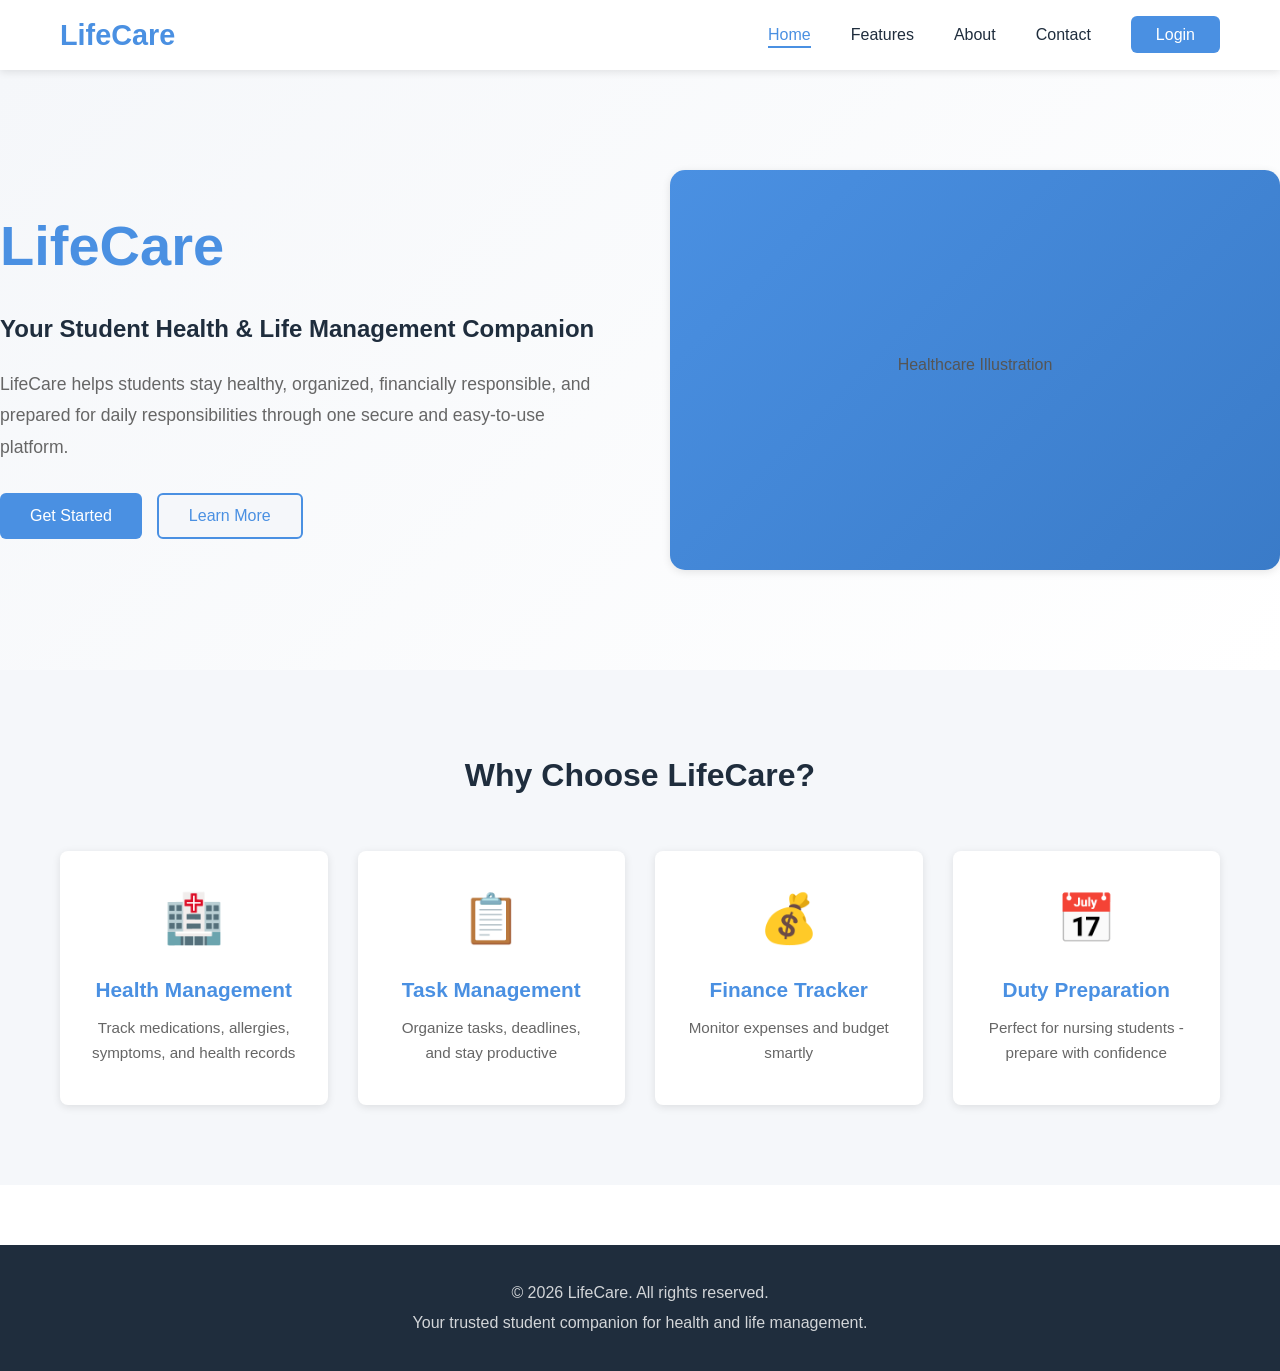
<file: index.html>
<!DOCTYPE html>
<html lang="en">
<head>
    <meta charset="UTF-8">
    <meta name="viewport" content="width=device-width, initial-scale=1.0">
    <title>LifeCare - Student Health & Life Management</title>
    <link rel="stylesheet" href="css/style.css">
    <link rel="stylesheet" href="css/navbar.css">
</head>
<body>
    <!-- NAVIGATION BAR -->
    <nav class="navbar">
        <div class="navbar-container">
            <div class="navbar-logo">
                <a href="index.html">LifeCare</a>
            </div>
            <ul class="navbar-menu">
                <li><a href="index.html" class="active">Home</a></li>
                <li><a href="features.html">Features</a></li>
                <li><a href="about.html">About</a></li>
                <li><a href="contact.html">Contact</a></li>
                <li><a href="dashboard.html" class="login-btn">Login</a></li>
            </ul>
        </div>
    </nav>

    <!-- HERO SECTION (HOME PAGE) -->
    <section class="hero">
        <div class="hero-container">
            <div class="hero-text">
                <h1>LifeCare</h1>
                <p class="hero-subtitle">Your Student Health & Life Management Companion</p>
                <p class="hero-description">
                    LifeCare helps students stay healthy, organized, financially responsible, 
                    and prepared for daily responsibilities through one secure and easy-to-use platform.
                </p>
                <div class="hero-buttons">
                    <button class="btn btn-primary">Get Started</button>
                    <button class="btn btn-secondary">Learn More</button>
                </div>
            </div>
            <div class="hero-image">
                <div class="placeholder-image">
                    <p>Healthcare Illustration</p>
                </div>
            </div>
        </div>
    </section>

    <!-- FEATURES PREVIEW SECTION -->
    <section class="features-preview">
        <div class="container">
            <h2>Why Choose LifeCare?</h2>
            <div class="features-grid">
                <div class="feature-card">
                    <div class="feature-icon">🏥</div>
                    <h3>Health Management</h3>
                    <p>Track medications, allergies, symptoms, and health records</p>
                </div>
                <div class="feature-card">
                    <div class="feature-icon">📋</div>
                    <h3>Task Management</h3>
                    <p>Organize tasks, deadlines, and stay productive</p>
                </div>
                <div class="feature-card">
                    <div class="feature-icon">💰</div>
                    <h3>Finance Tracker</h3>
                    <p>Monitor expenses and budget smartly</p>
                </div>
                <div class="feature-card">
                    <div class="feature-icon">📅</div>
                    <h3>Duty Preparation</h3>
                    <p>Perfect for nursing students - prepare with confidence</p>
                </div>
            </div>
        </div>
    </section>

    <!-- FOOTER -->
    <footer class="footer">
        <div class="footer-content">
            <p>&copy; 2026 LifeCare. All rights reserved.</p>
            <p>Your trusted student companion for health and life management.</p>
        </div>
    </footer>

    <script src="js/script.js"></script>
</body>
</html>
</file>
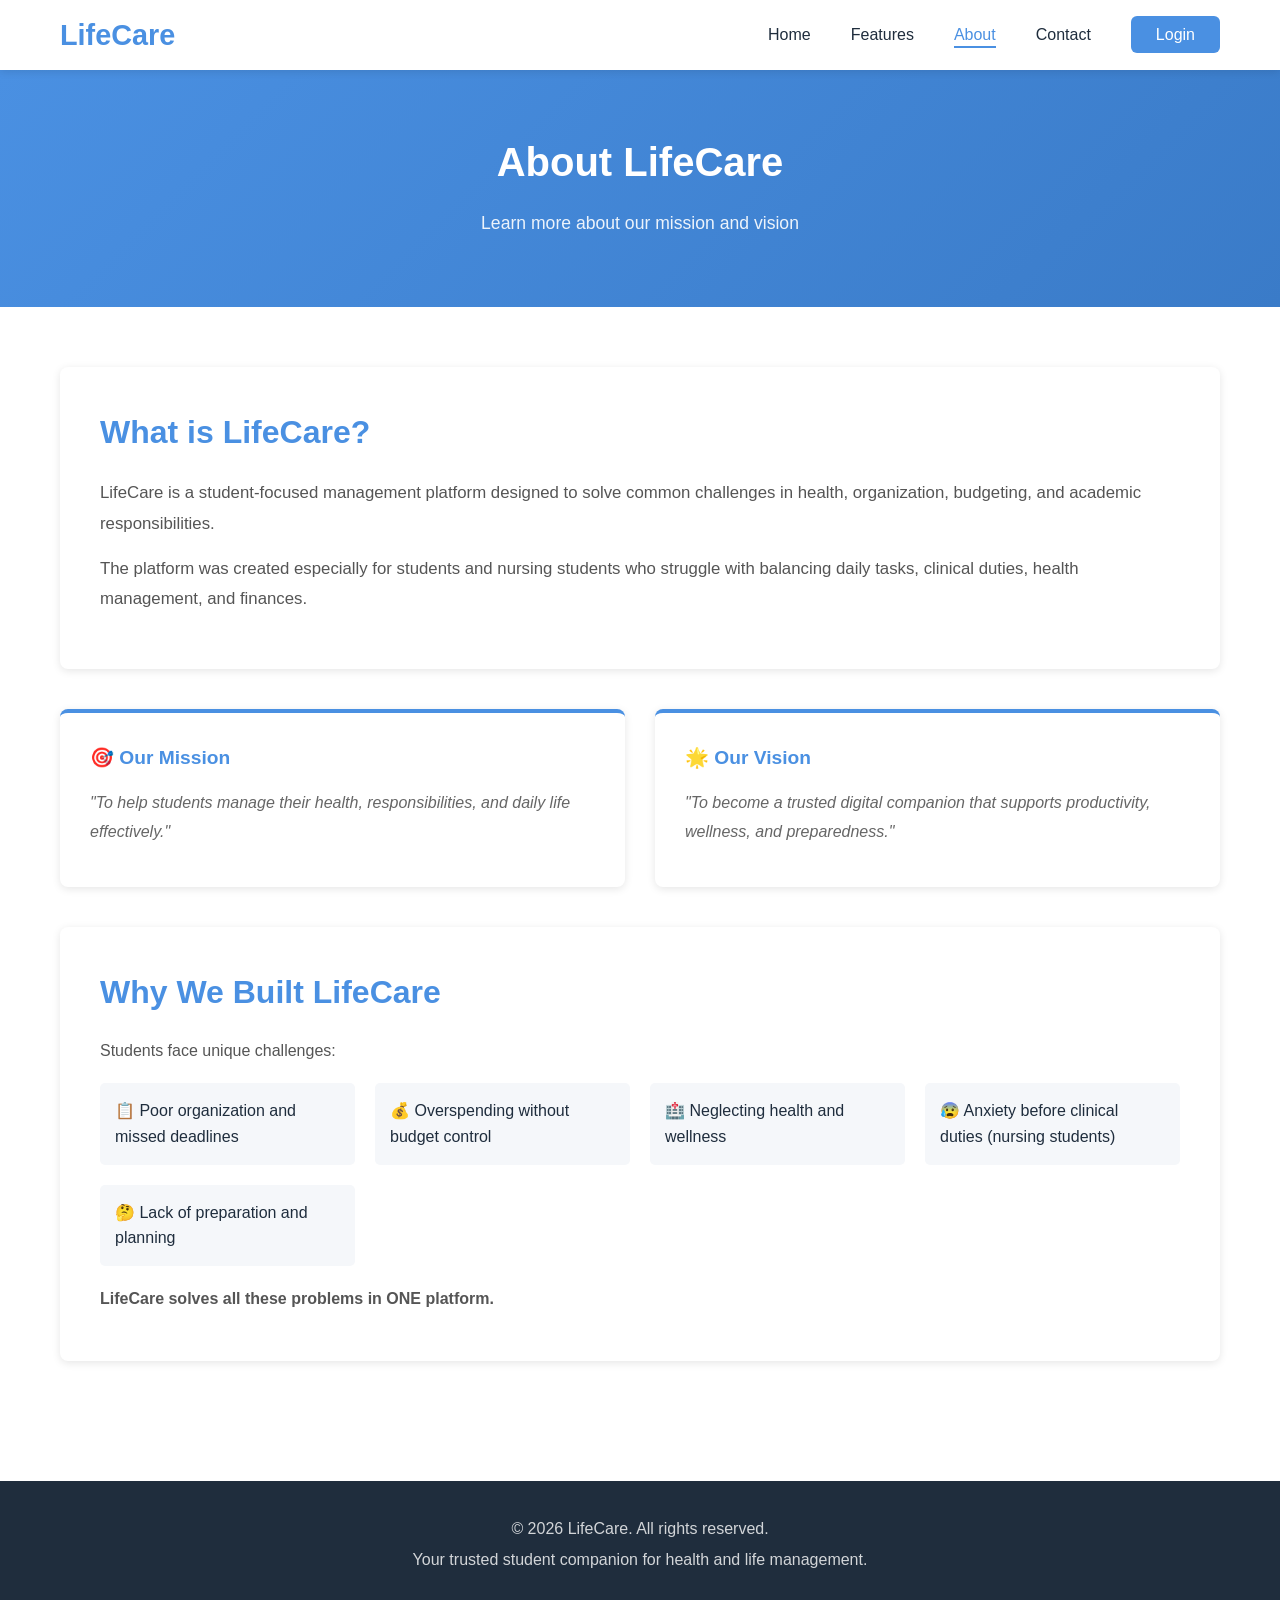
<file: about.html>
<!DOCTYPE html>
<html lang="en">
<head>
    <meta charset="UTF-8">
    <meta name="viewport" content="width=device-width, initial-scale=1.0">
    <title>About - LifeCare</title>
    <link rel="stylesheet" href="css/style.css">
    <link rel="stylesheet" href="css/navbar.css">
</head>
<body>
    <!-- NAVIGATION BAR -->
    <nav class="navbar">
        <div class="navbar-container">
            <div class="navbar-logo">
                <a href="index.html">LifeCare</a>
            </div>
            <ul class="navbar-menu">
                <li><a href="index.html">Home</a></li>
                <li><a href="features.html">Features</a></li>
                <li><a href="about.html" class="active">About</a></li>
                <li><a href="contact.html">Contact</a></li>
                <li><a href="dashboard.html" class="login-btn">Login</a></li>
            </ul>
        </div>
    </nav>

    <!-- ABOUT PAGE CONTENT -->
    <section class="page-header">
        <h1>About LifeCare</h1>
        <p>Learn more about our mission and vision</p>
    </section>

    <section class="about-section">
        <div class="container">
            
            <div class="about-content">
                <h2>What is LifeCare?</h2>
                <p>
                    LifeCare is a student-focused management platform designed to solve common challenges in health, 
                    organization, budgeting, and academic responsibilities.
                </p>
                <p>
                    The platform was created especially for students and nursing students who struggle with balancing 
                    daily tasks, clinical duties, health management, and finances.
                </p>
            </div>

            <div class="about-cards">
                <div class="about-card">
                    <h3>🎯 Our Mission</h3>
                    <p>"To help students manage their health, responsibilities, and daily life effectively."</p>
                </div>
                <div class="about-card">
                    <h3>🌟 Our Vision</h3>
                    <p>"To become a trusted digital companion that supports productivity, wellness, and preparedness."</p>
                </div>
            </div>

            <div class="about-values">
                <h2>Why We Built LifeCare</h2>
                <p>Students face unique challenges:</p>
                <ul class="values-list">
                    <li>📋 Poor organization and missed deadlines</li>
                    <li>💰 Overspending without budget control</li>
                    <li>🏥 Neglecting health and wellness</li>
                    <li>😰 Anxiety before clinical duties (nursing students)</li>
                    <li>🤔 Lack of preparation and planning</li>
                </ul>
                <p style="margin-top: 20px; font-weight: bold;">
                    LifeCare solves all these problems in ONE platform.
                </p>
            </div>

        </div>
    </section>

    <!-- FOOTER -->
    <footer class="footer">
        <div class="footer-content">
            <p>&copy; 2026 LifeCare. All rights reserved.</p>
            <p>Your trusted student companion for health and life management.</p>
        </div>
    </footer>

    <script src="js/script.js"></script>
</body>
</html>
</file>
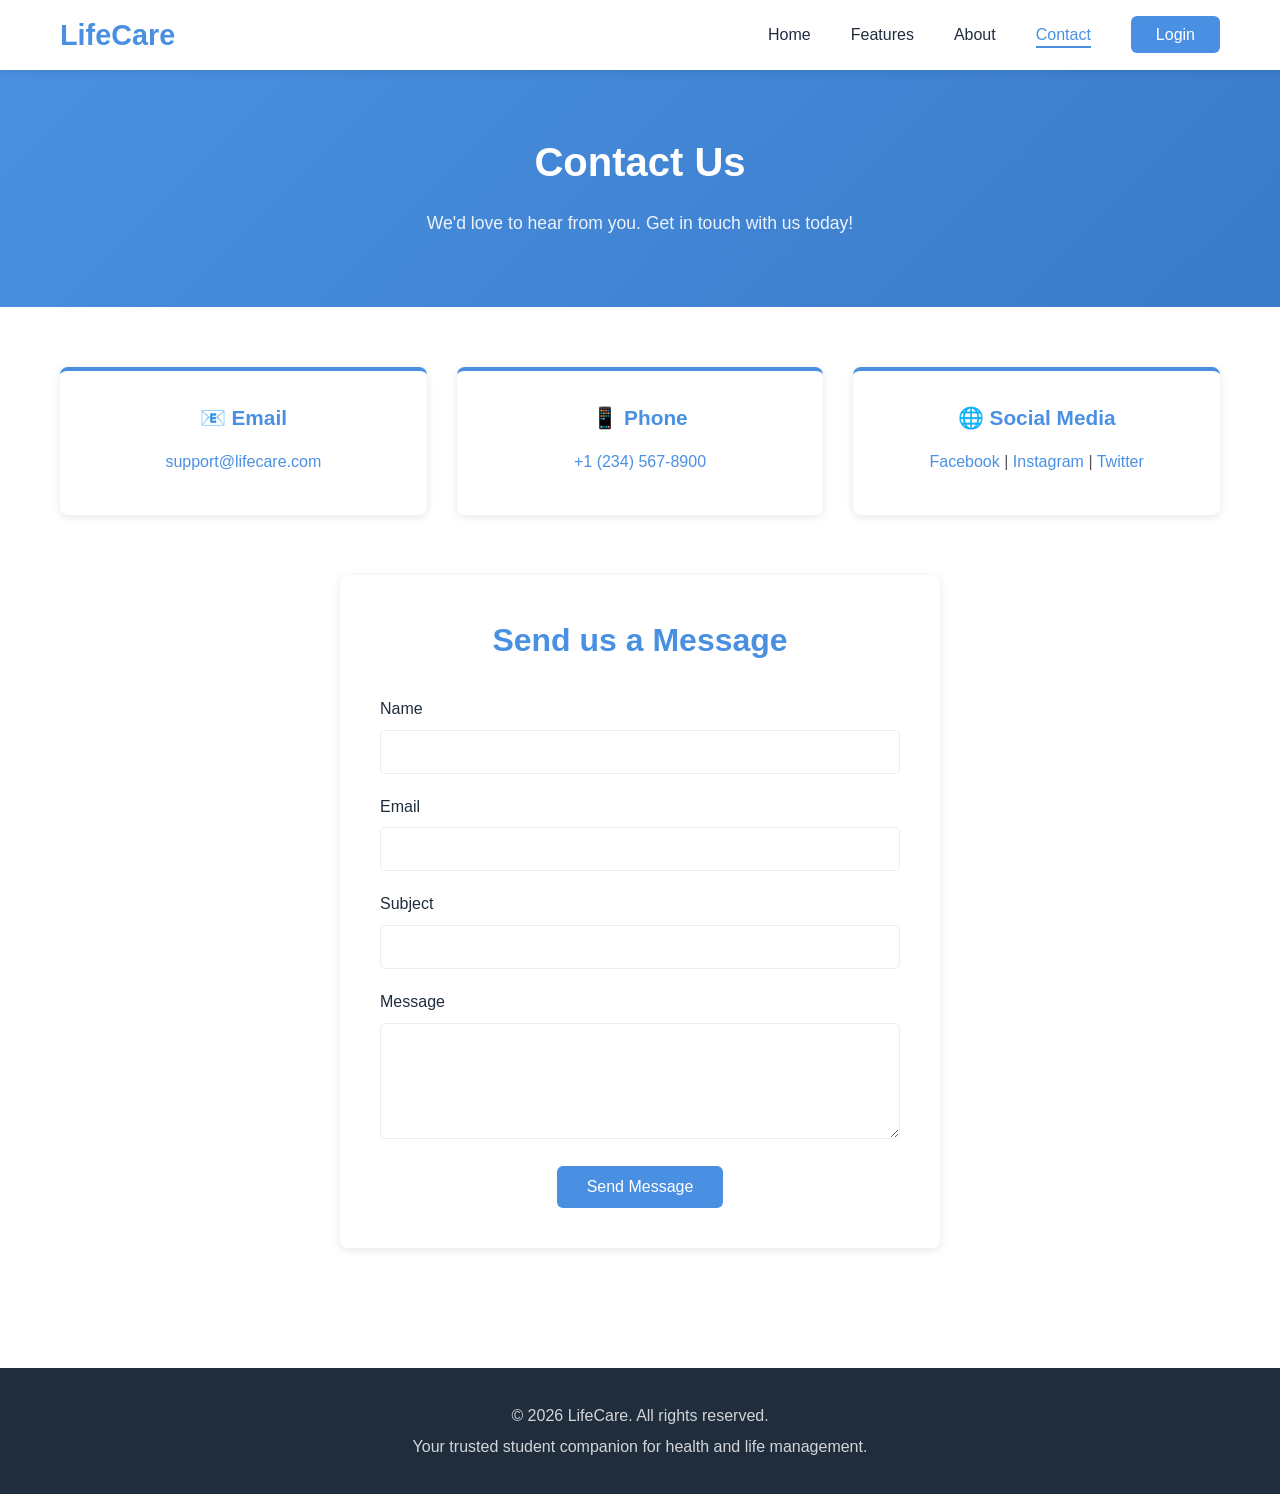
<file: contact.html>
<!DOCTYPE html>
<html lang="en">
<head>
    <meta charset="UTF-8">
    <meta name="viewport" content="width=device-width, initial-scale=1.0">
    <title>Contact - LifeCare</title>
    <link rel="stylesheet" href="css/style.css">
    <link rel="stylesheet" href="css/navbar.css">
</head>
<body>
    <!-- NAVIGATION BAR -->
    <nav class="navbar">
        <div class="navbar-container">
            <div class="navbar-logo">
                <a href="index.html">LifeCare</a>
            </div>
            <ul class="navbar-menu">
                <li><a href="index.html">Home</a></li>
                <li><a href="features.html">Features</a></li>
                <li><a href="about.html">About</a></li>
                <li><a href="contact.html" class="active">Contact</a></li>
                <li><a href="dashboard.html" class="login-btn">Login</a></li>
            </ul>
        </div>
    </nav>

    <!-- CONTACT PAGE CONTENT -->
    <section class="page-header">
        <h1>Contact Us</h1>
        <p>We'd love to hear from you. Get in touch with us today!</p>
    </section>

    <section class="contact-section">
        <div class="container">
            
            <div class="contact-info">
                <div class="info-card">
                    <h3>📧 Email</h3>
                    <p><a href="mailto:support@lifecare.com">support@lifecare.com</a></p>
                </div>
                <div class="info-card">
                    <h3>📱 Phone</h3>
                    <p><a href="tel:+1234567890">+1 (234) 567-8900</a></p>
                </div>
                <div class="info-card">
                    <h3>🌐 Social Media</h3>
                    <p>
                        <a href="#">Facebook</a> | 
                        <a href="#">Instagram</a> | 
                        <a href="#">Twitter</a>
                    </p>
                </div>
            </div>

            <!-- CONTACT FORM -->
            <div class="contact-form-container">
                <h2>Send us a Message</h2>
                <form class="contact-form" id="contactForm">
                    <div class="form-group">
                        <label for="name">Name</label>
                        <input type="text" id="name" name="name" required>
                    </div>

                    <div class="form-group">
                        <label for="email">Email</label>
                        <input type="email" id="email" name="email" required>
                    </div>

                    <div class="form-group">
                        <label for="subject">Subject</label>
                        <input type="text" id="subject" name="subject" required>
                    </div>

                    <div class="form-group">
                        <label for="message">Message</label>
                        <textarea id="message" name="message" rows="5" required></textarea>
                    </div>

                    <button type="submit" class="btn btn-primary">Send Message</button>
                </form>
            </div>

        </div>
    </section>

    <!-- FOOTER -->
    <footer class="footer">
        <div class="footer-content">
            <p>&copy; 2026 LifeCare. All rights reserved.</p>
            <p>Your trusted student companion for health and life management.</p>
        </div>
    </footer>

    <script src="js/script.js"></script>
</body>
</html>
</file>
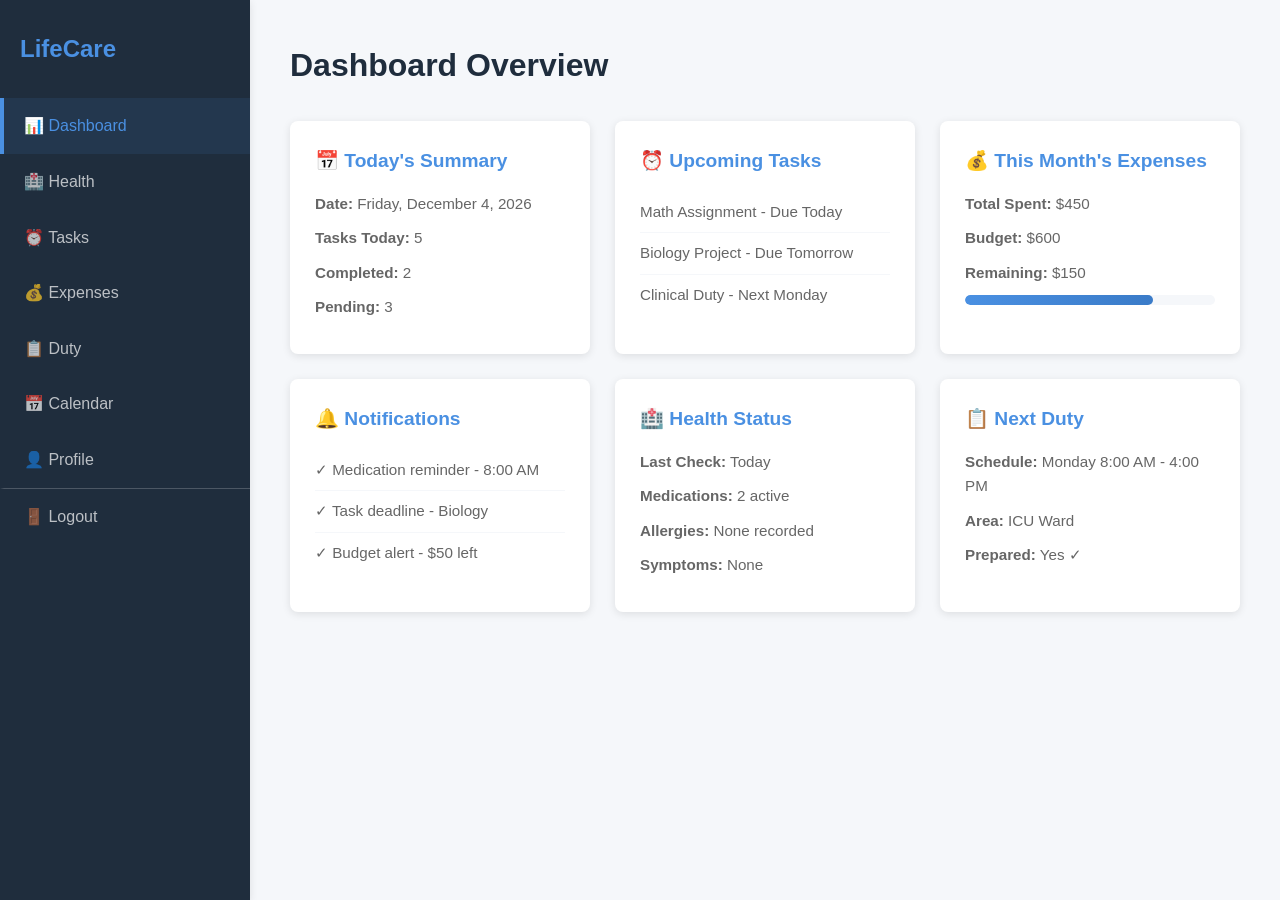
<file: dashboard.html>
<!DOCTYPE html>
<html lang="en">
<head>
    <meta charset="UTF-8">
    <meta name="viewport" content="width=device-width, initial-scale=1.0">
    <title>Dashboard - LifeCare</title>
    <link rel="stylesheet" href="css/style.css">
    <link rel="stylesheet" href="css/dashboard.css">
</head>
<body>
    <div class="dashboard-container">
        
        <!-- SIDEBAR NAVIGATION -->
        <aside class="sidebar">
            <div class="sidebar-header">
                <h2>LifeCare</h2>
            </div>
            <nav class="sidebar-nav">
                <a href="#" class="nav-item active" onclick="showSection('dashboard-overview')">📊 Dashboard</a>
                <a href="#" class="nav-item" onclick="showSection('health')">🏥 Health</a>
                <a href="#" class="nav-item" onclick="showSection('tasks')">⏰ Tasks</a>
                <a href="#" class="nav-item" onclick="showSection('expenses')">💰 Expenses</a>
                <a href="#" class="nav-item" onclick="showSection('duty')">📋 Duty</a>
                <a href="#" class="nav-item" onclick="showSection('calendar')">📅 Calendar</a>
                <a href="#" class="nav-item" onclick="showSection('profile')">👤 Profile</a>
                <a href="index.html" class="nav-item logout">🚪 Logout</a>
            </nav>
        </aside>

        <!-- MAIN CONTENT -->
        <main class="dashboard-content">
            
            <!-- DASHBOARD OVERVIEW -->
            <section id="dashboard-overview" class="content-section active">
                <h1>Dashboard Overview</h1>
                <div class="dashboard-grid">
                    
                    <!-- Daily Summary Card -->
                    <div class="card">
                        <h3>📅 Today's Summary</h3>
                        <p><strong>Date:</strong> <span id="today-date"></span></p>
                        <p><strong>Tasks Today:</strong> 5</p>
                        <p><strong>Completed:</strong> 2</p>
                        <p><strong>Pending:</strong> 3</p>
                    </div>

                    <!-- Upcoming Tasks Card -->
                    <div class="card">
                        <h3>⏰ Upcoming Tasks</h3>
                        <ul>
                            <li>Math Assignment - Due Today</li>
                            <li>Biology Project - Due Tomorrow</li>
                            <li>Clinical Duty - Next Monday</li>
                        </ul>
                    </div>

                    <!-- Expense Overview Card -->
                    <div class="card">
                        <h3>💰 This Month's Expenses</h3>
                        <p><strong>Total Spent:</strong> $450</p>
                        <p><strong>Budget:</strong> $600</p>
                        <p><strong>Remaining:</strong> $150</p>
                        <div class="progress-bar">
                            <div class="progress" style="width: 75%"></div>
                        </div>
                    </div>

                    <!-- Notifications Card -->
                    <div class="card">
                        <h3>🔔 Notifications</h3>
                        <ul>
                            <li>✓ Medication reminder - 8:00 AM</li>
                            <li>✓ Task deadline - Biology</li>
                            <li>✓ Budget alert - $50 left</li>
                        </ul>
                    </div>

                    <!-- Health Status Card -->
                    <div class="card">
                        <h3>🏥 Health Status</h3>
                        <p><strong>Last Check:</strong> Today</p>
                        <p><strong>Medications:</strong> 2 active</p>
                        <p><strong>Allergies:</strong> None recorded</p>
                        <p><strong>Symptoms:</strong> None</p>
                    </div>

                    <!-- Duty Schedule Card -->
                    <div class="card">
                        <h3>📋 Next Duty</h3>
                        <p><strong>Schedule:</strong> Monday 8:00 AM - 4:00 PM</p>
                        <p><strong>Area:</strong> ICU Ward</p>
                        <p><strong>Prepared:</strong> Yes ✓</p>
                    </div>

                </div>
            </section>

            <!-- HEALTH SECTION -->
            <section id="health" class="content-section">
                <h1>🏥 Health Management</h1>
                <div class="dashboard-grid">
                    <div class="card">
                        <h3>Medical History</h3>
                        <p>No medical conditions recorded</p>
                        <button class="btn btn-primary">Add Record</button>
                    </div>
                    <div class="card">
                        <h3>Medications</h3>
                        <ul>
                            <li>Vitamin C - Daily</li>
                            <li>Multivitamin - Daily</li>
                        </ul>
                        <button class="btn btn-primary">Add Medication</button>
                    </div>
                    <div class="card">
                        <h3>Allergies</h3>
                        <p>No allergies recorded</p>
                        <button class="btn btn-primary">Add Allergy</button>
                    </div>
                    <div class="card">
                        <h3>Symptoms Tracker</h3>
                        <p>No symptoms reported today</p>
                        <button class="btn btn-primary">Log Symptom</button>
                    </div>
                </div>
            </section>

            <!-- TASKS SECTION -->
            <section id="tasks" class="content-section">
                <h1>⏰ Task & Time Management</h1>
                <div class="task-container">
                    <div class="card">
                        <h3>Add New Task</h3>
                        <form id="taskForm">
                            <input type="text" placeholder="Task title" required>
                            <input type="date" required>
                            <select required>
                                <option>Low Priority</option>
                                <option>Medium Priority</option>
                                <option>High Priority</option>
                            </select>
                            <button type="submit" class="btn btn-primary">Add Task</button>
                        </form>
                    </div>
                    
                    <div class="card">
                        <h3>Your Tasks</h3>
                        <ul>
                            <li>✓ Study Math Chapter 5 - High Priority</li>
                            <li>⏳ Complete Biology Assignment - Medium Priority</li>
                            <li>📋 Prepare Clinical Duty Checklist - High Priority</li>
                            <li>⏳ Read Course Materials - Low Priority</li>
                        </ul>
                    </div>
                </div>
            </section>

            <!-- EXPENSES SECTION -->
            <section id="expenses" class="content-section">
                <h1>💰 Financial Tracker</h1>
                <div class="expenses-container">
                    <div class="card">
                        <h3>Add Expense</h3>
                        <form id="expenseForm">
                            <input type="text" placeholder="Description" required>
                            <input type="number" placeholder="Amount" required>
                            <select required>
                                <option>Food</option>
                                <option>Shopping</option>
                                <option>Games</option>
                                <option>Transport</option>
                                <option>Other</option>
                            </select>
                            <button type="submit" class="btn btn-primary">Add Expense</button>
                        </form>
                    </div>

                    <div class="card">
                        <h3>Budget Overview</h3>
                        <p><strong>Total Budget:</strong> $600</p>
                        <p><strong>Spent:</strong> $450</p>
                        <p><strong>Remaining:</strong> $150</p>
                        <div class="progress-bar">
                            <div class="progress" style="width: 75%"></div>
                        </div>
                    </div>

                    <div class="card">
                        <h3>Recent Expenses</h3>
                        <ul>
                            <li>Lunch - $12 (Food)</li>
                            <li>Books - $45 (Shopping)</li>
                            <li>Bus Fare - $8 (Transport)</li>
                            <li>Coffee - $5 (Food)</li>
                        </ul>
                    </div>
                </div>
            </section>

            <!-- DUTY SECTION -->
            <section id="duty" class="content-section">
                <h1>📋 Duty Preparation</h1>
                <div class="duty-container">
                    <div class="card">
                        <h3>Next Duty Schedule</h3>
                        <p><strong>Date:</strong> Monday, May 5, 2026</p>
                        <p><strong>Time:</strong> 8:00 AM - 4:00 PM</p>
                        <p><strong>Location:</strong> ICU Ward - Room 301</p>
                        <p><strong>Supervisor:</strong> Dr. Sarah Johnson</p>
                    </div>

                    <div class="card">
                        <h3>Duty Checklist</h3>
                        <ul>
                            <li>✓ Uniform and ID Card</li>
                            <li>✓ Medical Notes</li>
                            <li>✓ Stethoscope</li>
                            <li>✓ Pen and Notepad</li>
                            <li>⏳ Review Hospital Protocols</li>
                        </ul>
                        <button class="btn btn-primary">Mark as Prepared</button>
                    </div>

                    <div class="card">
                        <h3>Confidence Tips</h3>
                        <ul>
                            <li>📌 Review common procedures</li>
                            <li>📌 Get good sleep before duty</li>
                            <li>📌 Review patient information</li>
                            <li>📌 Ask questions when unsure</li>
                        </ul>
                    </div>
                </div>
            </section>

            <!-- CALENDAR SECTION -->
            <section id="calendar" class="content-section">
                <h1>📅 Calendar</h1>
                <div class="card">
                    <h3>Your Schedule</h3>
                    <p>Calendar integration coming soon...</p>
                    <p>View all your tasks, duties, and events in one place.</p>
                </div>
            </section>

            <!-- PROFILE SECTION -->
            <section id="profile" class="content-section">
                <h1>👤 Profile</h1>
                <div class="card">
                    <h3>Personal Information</h3>
                    <form id="profileForm">
                        <div class="form-group">
                            <label>Full Name</label>
                            <input type="text" value="John Doe" required>
                        </div>
                        <div class="form-group">
                            <label>Email</label>
                            <input type="email" value="john@example.com" required>
                        </div>
                        <div class="form-group">
                            <label>School ID</label>
                            <input type="text" value="STU-2026-001" required>
                        </div>
                        <div class="form-group">
                            <label>Member ID</label>
                            <input type="text" value="MEM-2026-5858" disabled>
                        </div>
                        <div class="form-group">
                            <label>Role</label>
                            <select required>
                                <option selected>Nursing Student</option>
                                <option>Student</option>
                                <option>Teacher</option>
                            </select>
                        </div>
                        <button type="submit" class="btn btn-primary">Update Profile</button>
                    </form>
                </div>
            </section>

        </main>

    </div>

    <script src="js/script.js"></script>
    <script src="js/dashboard.js"></script>
</body>
</html>
</file>
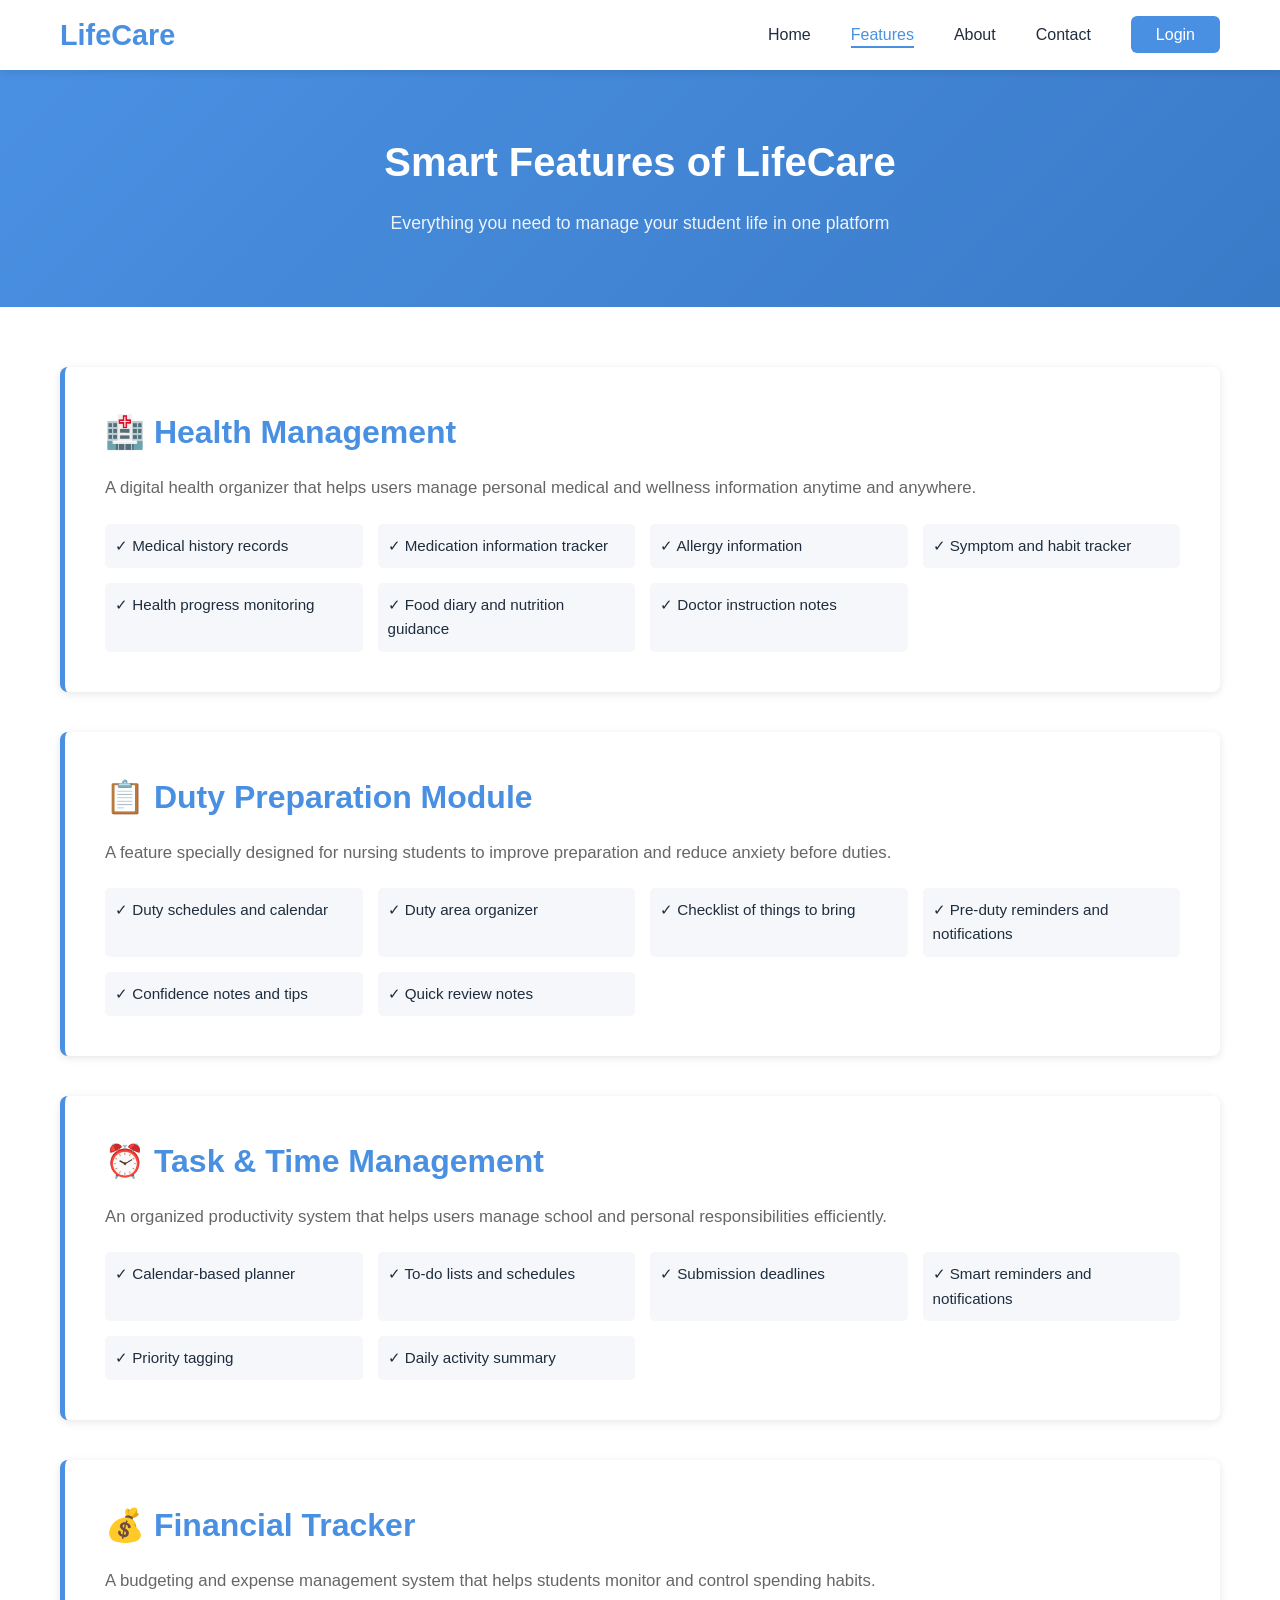
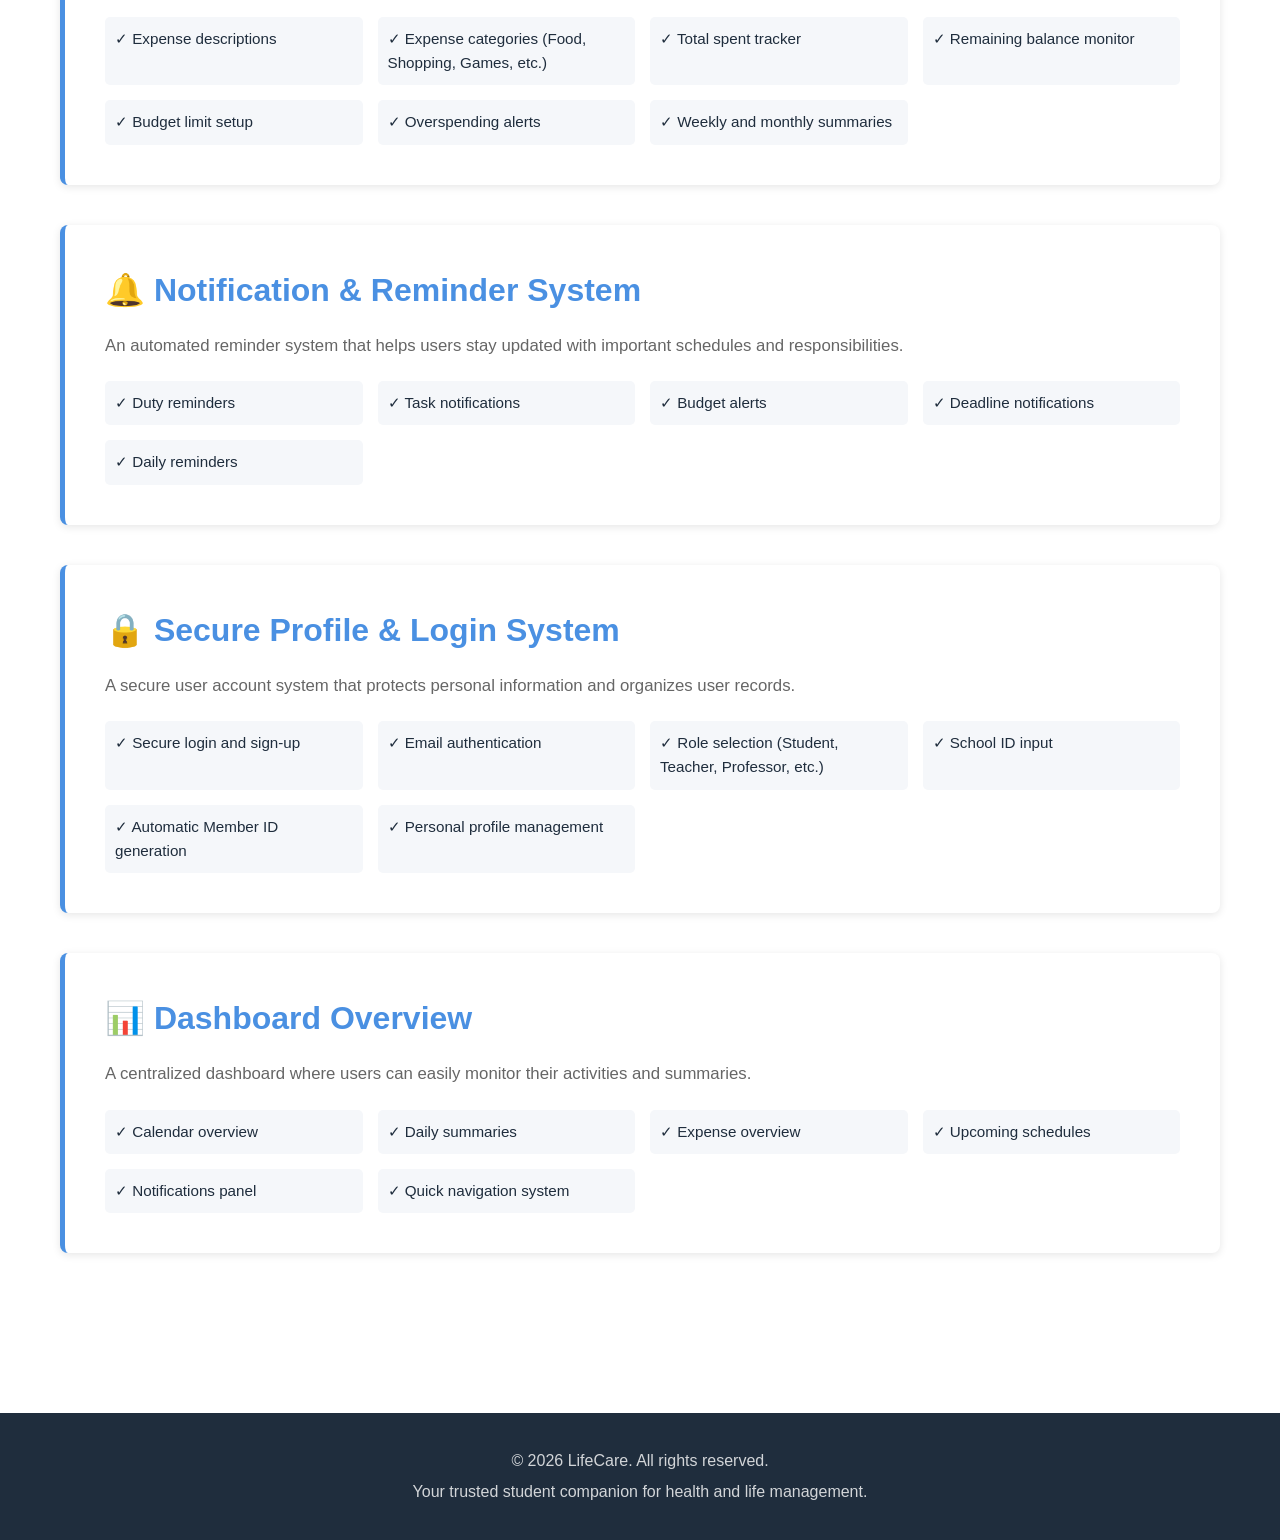
<file: features.html>
<!DOCTYPE html>
<html lang="en">
<head>
    <meta charset="UTF-8">
    <meta name="viewport" content="width=device-width, initial-scale=1.0">
    <title>Features - LifeCare</title>
    <link rel="stylesheet" href="css/style.css">
    <link rel="stylesheet" href="css/navbar.css">
</head>
<body>
    <!-- NAVIGATION BAR -->
    <nav class="navbar">
        <div class="navbar-container">
            <div class="navbar-logo">
                <a href="index.html">LifeCare</a>
            </div>
            <ul class="navbar-menu">
                <li><a href="index.html">Home</a></li>
                <li><a href="features.html" class="active">Features</a></li>
                <li><a href="about.html">About</a></li>
                <li><a href="contact.html">Contact</a></li>
                <li><a href="dashboard.html" class="login-btn">Login</a></li>
            </ul>
        </div>
    </nav>

    <!-- FEATURES PAGE CONTENT -->
    <section class="page-header">
        <h1>Smart Features of LifeCare</h1>
        <p>Everything you need to manage your student life in one platform</p>
    </section>

    <section class="features-section">
        <div class="container">
            
            <!-- FEATURE 1: HEALTH MANAGEMENT -->
            <div class="feature-detailed">
                <h2>🏥 Health Management</h2>
                <p class="feature-desc">A digital health organizer that helps users manage personal medical and wellness information anytime and anywhere.</p>
                <ul class="feature-list">
                    <li>✓ Medical history records</li>
                    <li>✓ Medication information tracker</li>
                    <li>✓ Allergy information</li>
                    <li>✓ Symptom and habit tracker</li>
                    <li>✓ Health progress monitoring</li>
                    <li>✓ Food diary and nutrition guidance</li>
                    <li>✓ Doctor instruction notes</li>
                </ul>
            </div>

            <!-- FEATURE 2: DUTY PREPARATION -->
            <div class="feature-detailed">
                <h2>📋 Duty Preparation Module</h2>
                <p class="feature-desc">A feature specially designed for nursing students to improve preparation and reduce anxiety before duties.</p>
                <ul class="feature-list">
                    <li>✓ Duty schedules and calendar</li>
                    <li>✓ Duty area organizer</li>
                    <li>✓ Checklist of things to bring</li>
                    <li>✓ Pre-duty reminders and notifications</li>
                    <li>✓ Confidence notes and tips</li>
                    <li>✓ Quick review notes</li>
                </ul>
            </div>

            <!-- FEATURE 3: TASK & TIME MANAGEMENT -->
            <div class="feature-detailed">
                <h2>⏰ Task & Time Management</h2>
                <p class="feature-desc">An organized productivity system that helps users manage school and personal responsibilities efficiently.</p>
                <ul class="feature-list">
                    <li>✓ Calendar-based planner</li>
                    <li>✓ To-do lists and schedules</li>
                    <li>✓ Submission deadlines</li>
                    <li>✓ Smart reminders and notifications</li>
                    <li>✓ Priority tagging</li>
                    <li>✓ Daily activity summary</li>
                </ul>
            </div>

            <!-- FEATURE 4: FINANCIAL TRACKER -->
            <div class="feature-detailed">
                <h2>💰 Financial Tracker</h2>
                <p class="feature-desc">A budgeting and expense management system that helps students monitor and control spending habits.</p>
                <ul class="feature-list">
                    <li>✓ Expense descriptions</li>
                    <li>✓ Expense categories (Food, Shopping, Games, etc.)</li>
                    <li>✓ Total spent tracker</li>
                    <li>✓ Remaining balance monitor</li>
                    <li>✓ Budget limit setup</li>
                    <li>✓ Overspending alerts</li>
                    <li>✓ Weekly and monthly summaries</li>
                </ul>
            </div>

            <!-- FEATURE 5: NOTIFICATIONS -->
            <div class="feature-detailed">
                <h2>🔔 Notification & Reminder System</h2>
                <p class="feature-desc">An automated reminder system that helps users stay updated with important schedules and responsibilities.</p>
                <ul class="feature-list">
                    <li>✓ Duty reminders</li>
                    <li>✓ Task notifications</li>
                    <li>✓ Budget alerts</li>
                    <li>✓ Deadline notifications</li>
                    <li>✓ Daily reminders</li>
                </ul>
            </div>

            <!-- FEATURE 6: SECURE LOGIN -->
            <div class="feature-detailed">
                <h2>🔒 Secure Profile & Login System</h2>
                <p class="feature-desc">A secure user account system that protects personal information and organizes user records.</p>
                <ul class="feature-list">
                    <li>✓ Secure login and sign-up</li>
                    <li>✓ Email authentication</li>
                    <li>✓ Role selection (Student, Teacher, Professor, etc.)</li>
                    <li>✓ School ID input</li>
                    <li>✓ Automatic Member ID generation</li>
                    <li>✓ Personal profile management</li>
                </ul>
            </div>

            <!-- FEATURE 7: DASHBOARD -->
            <div class="feature-detailed">
                <h2>📊 Dashboard Overview</h2>
                <p class="feature-desc">A centralized dashboard where users can easily monitor their activities and summaries.</p>
                <ul class="feature-list">
                    <li>✓ Calendar overview</li>
                    <li>✓ Daily summaries</li>
                    <li>✓ Expense overview</li>
                    <li>✓ Upcoming schedules</li>
                    <li>✓ Notifications panel</li>
                    <li>✓ Quick navigation system</li>
                </ul>
            </div>

        </div>
    </section>

    <!-- FOOTER -->
    <footer class="footer">
        <div class="footer-content">
            <p>&copy; 2026 LifeCare. All rights reserved.</p>
            <p>Your trusted student companion for health and life management.</p>
        </div>
    </footer>

    <script src="js/script.js"></script>
</body>
</html>
</file>
<file: css/style.css>
* {
    margin: 0;
    padding: 0;
    box-sizing: border-box;
}

:root {
    --primary-color: #4A90E2;
    --secondary-color: #FFFFFF;
    --accent-color: #F5F7FA;
    --text-color: #1F2D3D;
    --light-gray: #E8EEF5;
    --border-radius: 8px;
    --shadow: 0 2px 8px rgba(0, 0, 0, 0.1);
}

body {
    font-family: 'Poppins', 'Inter', sans-serif;
    color: var(--text-color);
    background-color: var(--secondary-color);
    line-height: 1.6;
}

/* GENERAL STYLES */
.container {
    max-width: 1200px;
    margin: 0 auto;
    padding: 0 20px;
}

h1, h2, h3 {
    font-weight: 600;
    margin-bottom: 15px;
}

h1 { font-size: 2.5rem; }
h2 { font-size: 2rem; }
h3 { font-size: 1.3rem; }

p {
    font-size: 1rem;
    margin-bottom: 10px;
    color: #555;
}

/* BUTTONS */
.btn {
    padding: 12px 30px;
    border: none;
    border-radius: 6px;
    font-size: 1rem;
    cursor: pointer;
    transition: all 0.3s ease;
    font-weight: 500;
}

.btn-primary {
    background-color: var(--primary-color);
    color: var(--secondary-color);
}

.btn-primary:hover {
    background-color: #3a7bc8;
    transform: translateY(-2px);
    box-shadow: var(--shadow);
}

.btn-secondary {
    background-color: var(--accent-color);
    color: var(--primary-color);
    border: 2px solid var(--primary-color);
}

.btn-secondary:hover {
    background-color: var(--primary-color);
    color: var(--secondary-color);
}

/* HERO SECTION */
.hero {
    padding: 100px 0;
    background: linear-gradient(135deg, #f5f7fa 0%, #ffffff 100%);
}

.hero-container {
    display: grid;
    grid-template-columns: 1fr 1fr;
    gap: 60px;
    align-items: center;
}

.hero-text h1 {
    font-size: 3.5rem;
    color: var(--primary-color);
    margin-bottom: 20px;
}

.hero-subtitle {
    font-size: 1.5rem;
    font-weight: 600;
    color: var(--text-color);
    margin-bottom: 20px;
}

.hero-description {
    font-size: 1.1rem;
    color: #666;
    margin-bottom: 30px;
    line-height: 1.8;
}

.hero-buttons {
    display: flex;
    gap: 15px;
}

.hero-image {
    display: flex;
    align-items: center;
    justify-content: center;
}

.placeholder-image {
    width: 100%;
    height: 400px;
    background: linear-gradient(135deg, var(--primary-color), #3a7bc8);
    border-radius: 15px;
    display: flex;
    align-items: center;
    justify-content: center;
    color: white;
    font-size: 1.5rem;
    box-shadow: var(--shadow);
}

/* FEATURES PREVIEW */
.features-preview {
    padding: 80px 0;
    background-color: var(--accent-color);
}

.features-preview h2 {
    text-align: center;
    margin-bottom: 50px;
    color: var(--text-color);
}

.features-grid {
    display: grid;
    grid-template-columns: repeat(auto-fit, minmax(250px, 1fr));
    gap: 30px;
}

.feature-card {
    background: var(--secondary-color);
    padding: 30px;
    border-radius: var(--border-radius);
    box-shadow: var(--shadow);
    transition: all 0.3s ease;
    text-align: center;
}

.feature-card:hover {
    transform: translateY(-5px);
    box-shadow: 0 4px 15px rgba(0, 0, 0, 0.15);
}

.feature-icon {
    font-size: 3rem;
    margin-bottom: 15px;
}

.feature-card h3 {
    color: var(--primary-color);
    margin-bottom: 10px;
}

.feature-card p {
    color: #666;
    font-size: 0.95rem;
}

/* PAGE HEADERS */
.page-header {
    background: linear-gradient(135deg, var(--primary-color), #3a7bc8);
    color: var(--secondary-color);
    padding: 60px 0;
    text-align: center;
}

.page-header h1 {
    font-size: 2.5rem;
    margin-bottom: 15px;
}

.page-header p {
    font-size: 1.1rem;
    color: rgba(255, 255, 255, 0.9);
}

/* FEATURES SECTION */
.features-section {
    padding: 60px 0;
}

.feature-detailed {
    background: var(--secondary-color);
    padding: 40px;
    margin-bottom: 40px;
    border-left: 5px solid var(--primary-color);
    border-radius: 8px;
    box-shadow: var(--shadow);
}

.feature-detailed h2 {
    color: var(--primary-color);
    margin-bottom: 15px;
}

.feature-desc {
    font-size: 1.05rem;
    margin-bottom: 20px;
    color: #666;
    line-height: 1.8;
}

.feature-list {
    list-style: none;
    display: grid;
    grid-template-columns: repeat(auto-fit, minmax(250px, 1fr));
    gap: 15px;
}

.feature-list li {
    padding: 10px;
    background-color: var(--accent-color);
    border-radius: 5px;
    font-size: 0.95rem;
}

/* ABOUT SECTION */
.about-section {
    padding: 60px 0;
}

.about-content {
    background: var(--secondary-color);
    padding: 40px;
    border-radius: 8px;
    margin-bottom: 40px;
    box-shadow: var(--shadow);
}

.about-content h2 {
    color: var(--primary-color);
    margin-bottom: 20px;
}

.about-content p {
    font-size: 1.05rem;
    line-height: 1.8;
    margin-bottom: 15px;
}

.about-cards {
    display: grid;
    grid-template-columns: 1fr 1fr;
    gap: 30px;
    margin-bottom: 40px;
}

.about-card {
    background: var(--secondary-color);
    padding: 30px;
    border-radius: 8px;
    box-shadow: var(--shadow);
    border-top: 4px solid var(--primary-color);
}

.about-card h3 {
    color: var(--primary-color);
    margin-bottom: 15px;
    font-size: 1.2rem;
}

.about-card p {
    font-style: italic;
    color: #666;
    line-height: 1.8;
}

.about-values {
    background: var(--secondary-color);
    padding: 40px;
    border-radius: 8px;
    box-shadow: var(--shadow);
}

.about-values h2 {
    color: var(--primary-color);
    margin-bottom: 20px;
}

.values-list {
    list-style: none;
    display: grid;
    grid-template-columns: repeat(auto-fit, minmax(250px, 1fr));
    gap: 20px;
    margin: 20px 0;
}

.values-list li {
    padding: 15px;
    background-color: var(--accent-color);
    border-radius: 5px;
    font-size: 1rem;
}

/* CONTACT SECTION */
.contact-section {
    padding: 60px 0;
}

.contact-info {
    display: grid;
    grid-template-columns: repeat(auto-fit, minmax(250px, 1fr));
    gap: 30px;
    margin-bottom: 60px;
}

.info-card {
    background: var(--secondary-color);
    padding: 30px;
    border-radius: 8px;
    box-shadow: var(--shadow);
    text-align: center;
    border-top: 4px solid var(--primary-color);
}

.info-card h3 {
    color: var(--primary-color);
    margin-bottom: 15px;
}

.info-card a {
    color: var(--primary-color);
    text-decoration: none;
    transition: all 0.3s ease;
}

.info-card a:hover {
    text-decoration: underline;
}

.contact-form-container {
    background: var(--secondary-color);
    padding: 40px;
    border-radius: 8px;
    box-shadow: var(--shadow);
    max-width: 600px;
    margin: 0 auto;
}

.contact-form-container h2 {
    color: var(--primary-color);
    text-align: center;
    margin-bottom: 30px;
}

.form-group {
    margin-bottom: 20px;
}

.form-group label {
    display: block;
    margin-bottom: 8px;
    font-weight: 500;
    color: var(--text-color);
}

.form-group input,
.form-group textarea {
    width: 100%;
    padding: 12px;
    border: 1px solid var(--light-gray);
    border-radius: 5px;
    font-family: inherit;
    font-size: 1rem;
    transition: border 0.3s ease;
}

.form-group input:focus,
.form-group textarea:focus {
    outline: none;
    border-color: var(--primary-color);
    box-shadow: 0 0 5px rgba(74, 144, 226, 0.3);
}

.contact-form {
    display: flex;
    flex-direction: column;
}

.contact-form .btn {
    align-self: center;
}

/* FOOTER */
.footer {
    background-color: var(--text-color);
    color: var(--secondary-color);
    padding: 30px 0;
    text-align: center;
    margin-top: 60px;
}

.footer-content p {
    color: rgba(255, 255, 255, 0.8);
    margin: 5px 0;
}

/* RESPONSIVE DESIGN */
@media (max-width: 768px) {
    .hero-container {
        grid-template-columns: 1fr;
    }

    .hero-text h1 {
        font-size: 2.5rem;
    }

    .hero-buttons {
        flex-direction: column;
    }

    .about-cards {
        grid-template-columns: 1fr;
    }

    .contact-info {
        grid-template-columns: 1fr;
    }

    .features-grid {
        grid-template-columns: 1fr;
    }
}
</file>
<file: css/navbar.css>
.navbar {
    background-color: var(--secondary-color);
    box-shadow: var(--shadow);
    position: sticky;
    top: 0;
    z-index: 1000;
}

.navbar-container {
    max-width: 1200px;
    margin: 0 auto;
    padding: 0 20px;
    display: flex;
    justify-content: space-between;
    align-items: center;
    height: 70px;
}

.navbar-logo a {
    font-size: 1.8rem;
    font-weight: 700;
    color: var(--primary-color);
    text-decoration: none;
    transition: all 0.3s ease;
}

.navbar-logo a:hover {
    color: #3a7bc8;
}

.navbar-menu {
    display: flex;
    list-style: none;
    gap: 40px;
}

.navbar-menu a {
    text-decoration: none;
    color: var(--text-color);
    font-weight: 500;
    transition: all 0.3s ease;
    position: relative;
}

.navbar-menu a:hover,
.navbar-menu a.active {
    color: var(--primary-color);
}

.navbar-menu a.active::after {
    content: '';
    position: absolute;
    bottom: -5px;
    left: 0;
    width: 100%;
    height: 2px;
    background-color: var(--primary-color);
}

.login-btn {
    background-color: var(--primary-color) !important;
    color: var(--secondary-color) !important;
    padding: 10px 25px;
    border-radius: 6px;
    transition: all 0.3s ease;
}

.login-btn:hover {
    background-color: #3a7bc8 !important;
    transform: translateY(-2px);
    box-shadow: var(--shadow);
}

/* RESPONSIVE NAVIGATION */
@media (max-width: 768px) {
    .navbar-menu {
        gap: 20px;
        font-size: 0.9rem;
    }

    .navbar-container {
        height: 60px;
    }

    .navbar-logo a {
        font-size: 1.5rem;
    }
}
</file>
<file: css/dashboard.css>
.dashboard-container {
    display: flex;
    height: 100vh;
    background-color: var(--accent-color);
}

/* SIDEBAR */
.sidebar {
    width: 250px;
    background-color: var(--text-color);
    color: var(--secondary-color);
    padding: 30px 0;
    overflow-y: auto;
    position: fixed;
    height: 100vh;
    box-shadow: var(--shadow);
}

.sidebar-header {
    padding: 0 20px;
    margin-bottom: 30px;
}

.sidebar-header h2 {
    color: var(--primary-color);
    font-size: 1.5rem;
}

.sidebar-nav {
    display: flex;
    flex-direction: column;
}

.nav-item {
    padding: 15px 20px;
    text-decoration: none;
    color: rgba(255, 255, 255, 0.7);
    transition: all 0.3s ease;
    border-left: 4px solid transparent;
    font-weight: 500;
    cursor: pointer;
}

.nav-item:hover,
.nav-item.active {
    background-color: rgba(74, 144, 226, 0.1);
    color: var(--primary-color);
    border-left-color: var(--primary-color);
}

.nav-item.logout {
    margin-top: auto;
    border-top: 1px solid rgba(255, 255, 255, 0.2);
}

/* MAIN CONTENT */
.dashboard-content {
    margin-left: 250px;
    padding: 40px;
    width: calc(100% - 250px);
    overflow-y: auto;
    height: 100vh;
}

.content-section {
    display: none;
}

.content-section.active {
    display: block;
}

.dashboard-content h1 {
    color: var(--text-color);
    margin-bottom: 30px;
    font-size: 2rem;
}

/* DASHBOARD GRID */
.dashboard-grid {
    display: grid;
    grid-template-columns: repeat(auto-fit, minmax(300px, 1fr));
    gap: 25px;
}

/* CARDS */
.card {
    background: var(--secondary-color);
    padding: 25px;
    border-radius: var(--border-radius);
    box-shadow: var(--shadow);
    transition: all 0.3s ease;
}

.card:hover {
    transform: translateY(-3px);
    box-shadow: 0 4px 15px rgba(0, 0, 0, 0.15);
}

.card h3 {
    color: var(--primary-color);
    margin-bottom: 15px;
    font-size: 1.2rem;
}

.card p {
    color: #666;
    margin-bottom: 10px;
    font-size: 0.95rem;
}

.card ul {
    list-style: none;
}

.card ul li {
    padding: 8px 0;
    color: #666;
    border-bottom: 1px solid var(--accent-color);
    font-size: 0.95rem;
}

.card ul li:last-child {
    border-bottom: none;
}

/* PROGRESS BAR */
.progress-bar {
    width: 100%;
    height: 10px;
    background-color: var(--accent-color);
    border-radius: 10px;
    overflow: hidden;
    margin-top: 10px;
}

.progress {
    height: 100%;
    background: linear-gradient(90deg, var(--primary-color), #3a7bc8);
    border-radius: 10px;
    transition: width 0.3s ease;
}

/* FORMS */
#taskForm,
#expenseForm,
#profileForm {
    display: flex;
    flex-direction: column;
    gap: 15px;
}

#taskForm input,
#taskForm select,
#expenseForm input,
#expenseForm select,
#profileForm input,
#profileForm select {
    padding: 12px;
    border: 1px solid var(--light-gray);
    border-radius: 5px;
    font-family: inherit;
    font-size: 0.95rem;
    transition: border 0.3s ease;
}

#taskForm input:focus,
#taskForm select:focus,
#expenseForm input:focus,
#expenseForm select:focus,
#profileForm input:focus,
#profileForm select:focus {
    outline: none;
    border-color: var(--primary-color);
    box-shadow: 0 0 5px rgba(74, 144, 226, 0.3);
}

#profileForm .form-group {
    margin-bottom: 15px;
}

#profileForm label {
    display: block;
    margin-bottom: 8px;
    font-weight: 500;
    color: var(--text-color);
}

/* RESPONSIVE DASHBOARD */
@media (max-width: 768px) {
    .sidebar {
        width: 200px;
    }

    .dashboard-content {
        margin-left: 200px;
        width: calc(100% - 200px);
        padding: 20px;
    }

    .dashboard-grid {
        grid-template-columns: 1fr;
    }

    .dashboard-content h1 {
        font-size: 1.5rem;
    }
}

@media (max-width: 600px) {
    .sidebar {
        width: 100%;
        height: auto;
        position: relative;
    }

    .dashboard-content {
        margin-left: 0;
        width: 100%;
        height: auto;
    }

    .dashboard-grid {
        grid-template-columns: 1fr;
    }
}
</file>
